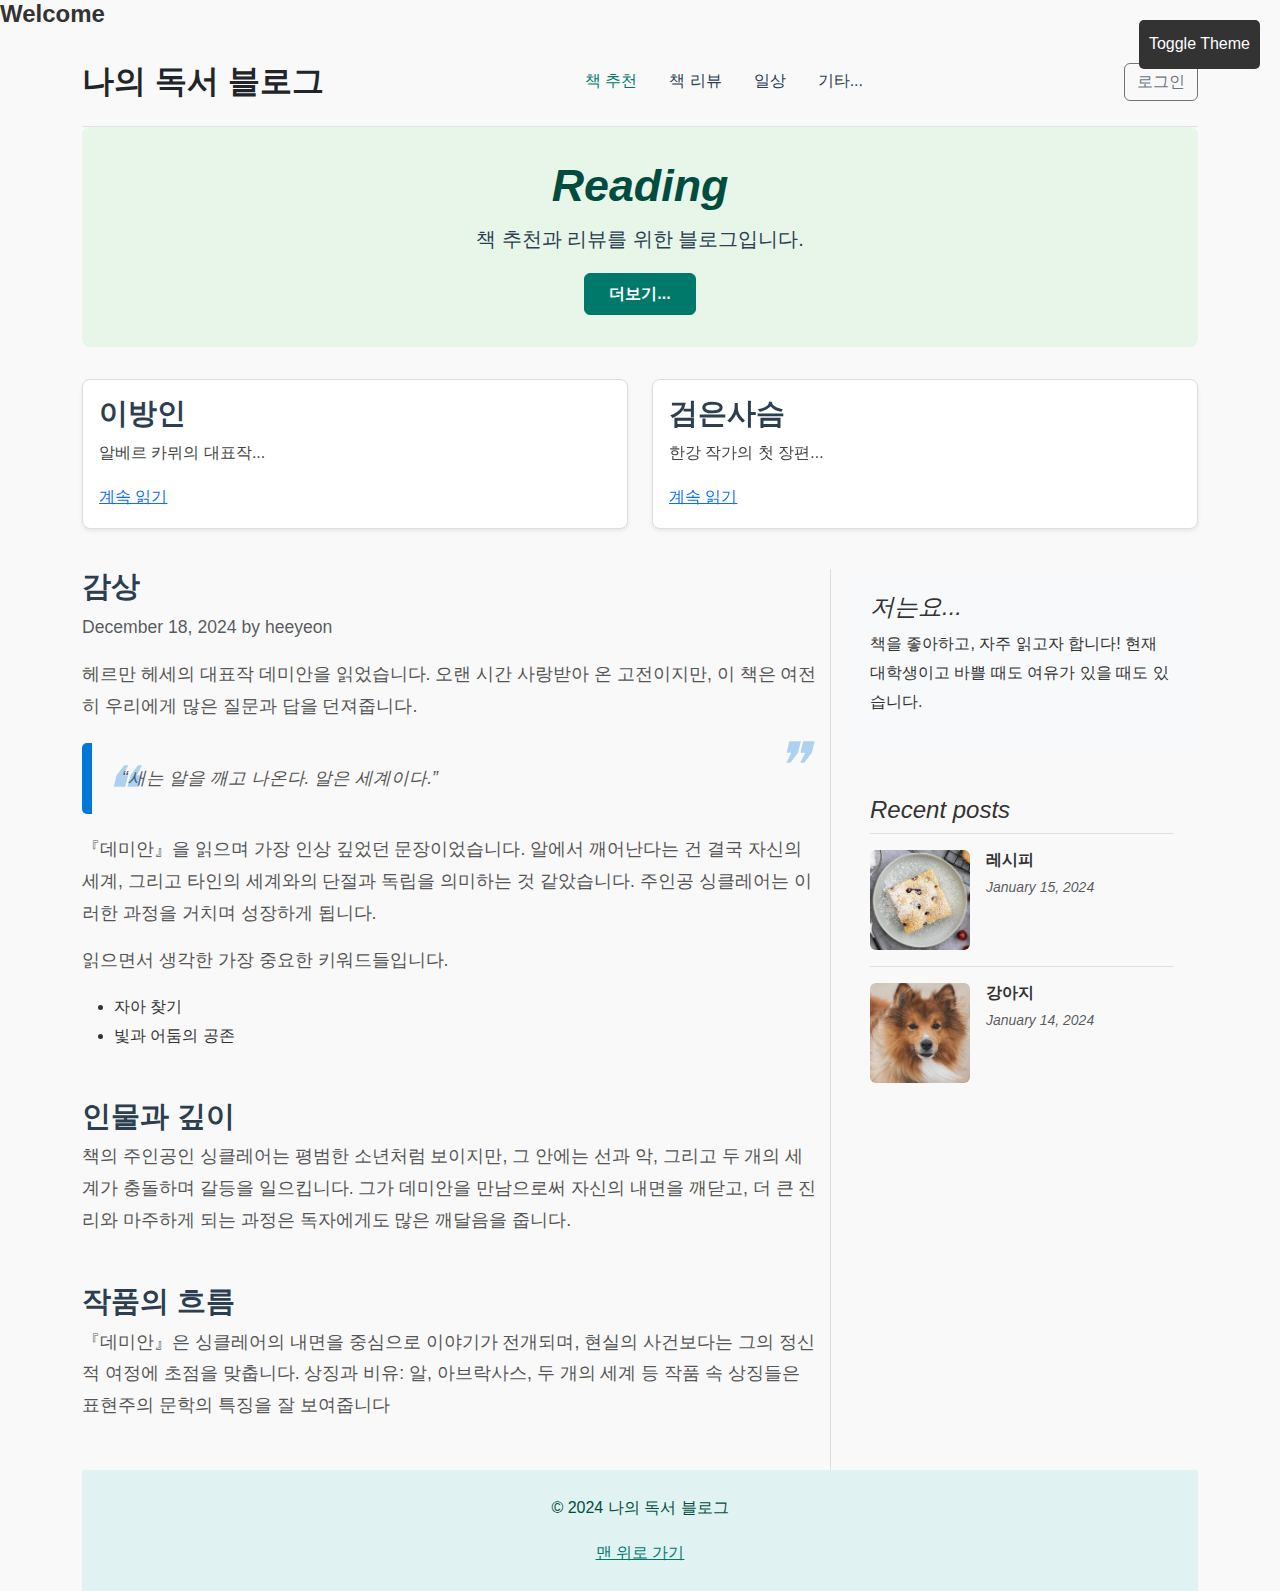
<file: index.html>
<!doctype html>
<html lang="ko" data-bs-theme="auto">
  <head>
    <meta charset="utf-8">
    <meta name="viewport" content="width=device-width, initial-scale=1">
    <meta name="description" content="나의 독서 블로그">
    <title>나의 독서 블로그</title>
    <link href="https://cdn.jsdelivr.net/npm/bootstrap@5.3.0/dist/css/bootstrap.min.css" rel="stylesheet">
    <link rel="stylesheet" href="style.css">
    <button id="themeToggle" style="position:fixed; top:20px; right:20px; padding:10px; background:#333; color:#fff; border:none; border-radius:5px; cursor:pointer;">Toggle Theme</button>
    <h1 id="animatedText" style="font-size:24px; font-weight:bold;"></h1>
    <h1 id="animatedText" style="font-size:24px; font-weight:bold;"></h1>

  <script>
    const text = "Welcome to My Blog!";
    const animatedText = document.getElementById('animatedText');
    let index = 0;
  
    function showText() {
      if (index < text.length) {
        animatedText.textContent += text[index];
        index++;
        setTimeout(showText, 100); // 100ms 간격
      }
    }
    showText();
  </script>


  </head>
  <body>
    <div class="container">
      <!-- 상단 헤더 -->
      <header class="py-3 border-bottom">
        <div class="d-flex flex-wrap justify-content-between align-items-center">
          <a class="blog-header-logo text-dark text-decoration-none" href="#">나의 독서 블로그</a>
          <nav class="nav">
            <a class="nav-link active" href="#">책 추천</a>
            <a class="nav-link" href="#">책 리뷰</a>
            <a class="nav-link" href="#">일상</a>
            <a class="nav-link" href="#">기타...</a>
          </nav>
          <a class="btn btn-outline-secondary" href="#">로그인</a>
        </div>
      </header>

      <!-- 메인 추천 섹션 -->
      <div class="feature-box text-center">
        <h1 class="display-5 fst-italic">Reading</h1>
        <p class="lead">책 추천과 리뷰를 위한 블로그입니다.</p>
        <a href="#" class="btn btn-primary">더보기...</a>
      </div>

      <!-- 카드 섹션 -->
      <div class="row mb-4">
        <div class="col-md-6 mb-3">
          <div class="card h-100 shadow-sm">
            <div class="card-body">
              <h5 class="article-title">이방인</h5>
              <p>알베르 카뮈의 대표작...</p>
              <a href="#" class="stretched-link">계속 읽기</a>
            </div>
          </div>
        </div>
        <div class="col-md-6 mb-3">
          <div class="card h-100 shadow-sm">
            <div class="card-body">
              <h5 class="article-title">검은사슴</h5>
              <p>한강 작가의 첫 장편...</p>
              <a href="#" class="stretched-link">계속 읽기</a>
            </div>
          </div>
        </div>
      </div>

      <!-- 블로그 포스트 -->
      <div class="row">
        <div class="col-md-8">
          <article class="mb-5">
            <h2 class="article-title">감상</h2>
            <p class="text-muted">December 18, 2024 by heeyeon</p>
            <p>헤르만 헤세의 대표작 데미안을 읽었습니다. 오랜 시간 사랑받아 온 고전이지만, 이 책은 여전히 우리에게 많은 질문과 답을 던져줍니다.</p>
            <blockquote class="blockquote">
              <p>“새는 알을 깨고 나온다. 알은 세계이다.”</p>
            </blockquote>
            <p>『데미안』을 읽으며 가장 인상 깊었던 문장이었습니다. 알에서 깨어난다는 건 결국 자신의 세계, 그리고 타인의 세계와의 단절과 독립을 의미하는 것 같았습니다. 주인공 싱클레어는 이러한 과정을 거치며 성장하게 됩니다.</p>
            <p>읽으면서 생각한 가장 중요한 키워드들입니다. </p>
            <ul>
              <li>자아 찾기</li>
              <li>빛과 어둠의 공존</li>
            </ul>
          </article>
          <article class="mb-5">
            <h2 class="article-title">인물과 깊이</h2>
            <p>책의 주인공인 싱클레어는 평범한 소년처럼 보이지만, 그 안에는 선과 악, 그리고 두 개의 세계가 충돌하며 갈등을 일으킵니다. 그가 데미안을 만남으로써 자신의 내면을 깨닫고, 더 큰 진리와 마주하게 되는 과정은 독자에게도 많은 깨달음을 줍니다.</p>
          </article>
          <article class="mb-5">
            <h2 class="article-title">작품의 흐름</h2>
            <p>『데미안』은 싱클레어의 내면을 중심으로 이야기가 전개되며, 현실의 사건보다는 그의 정신적 여정에 초점을 맞춥니다. 상징과 비유: 알, 아브락사스, 두 개의 세계 등 작품 속 상징들은 표현주의 문학의 특징을 잘 보여줍니다</p>
          </article>
        </div>
        
        
        <div class="col-md-4">
        <div class="p-4 mb-3 bg-light rounded">
          <h4 class="fst-italic">저는요...</h4>
          <p>책을 좋아하고, 자주 읽고자 합니다! 현재 대학생이고 바쁠 때도 여유가 있을 때도 있습니다.</p>
        </div>
        <div class="p-4">
          <h4 class="fst-italic">Recent posts</h4>
          <ul class="list-unstyled">
            <li class="d-flex py-3 border-top">
              <img src="cherry-cake-8152717_1280.jpg" alt="좋아하는 레시피" class="flex-shrink-0 rounded" style="width: 100px; height: 100px; object-fit: cover;">
              <div class="ms-3">
                <h6 class="fw-bold mb-1">레시피</h6>
                <small class="text-body-secondary fst-italic">January 15, 2024</small>
              </div>
            </li>
            <li class="d-flex py-3 border-top">
              <img src="dog-8262506_1280.jpg" alt="강아지는 너무 귀여움" class="flex-shrink-0 rounded" style="width: 100px; height: 100px; object-fit: cover;">
              <div class="ms-3">
                <h6 class="fw-bold mb-1">강아지</h6>
                <small class="text-body-secondary fst-italic">January 14, 2024</small>
              </div>
            </li>
          </ul>
        </div>
      </div>
    </div>
    <!-- 푸터 -->

    <footer class="text-center">
      <p>&copy; 2024 나의 독서 블로그</p>
      <a href="#">맨 위로 가기</a>
    </footer>
  </body>
</html>
</file>
<file: style.css>
/* 전체 폰트 및 색상 */
body {
  font-family: 'Noto Sans KR', Arial, sans-serif;
  font-size: 16px;
  color: #333;
  background-color: #f9f9f9; /* 부드러운 배경색 */
  line-height: 1.8;
}

/* 헤더 및 네비게이션 */
.blog-header-logo {
  font-size: 2rem;
  font-weight: bold;
  color: #2c3e50;
}

.nav-link {
  color: #2c3e50;
  font-weight: 500;
}
.nav-link.active, .nav-link:hover {
  color: #00796b; /* 자연스러운 녹색 계열 강조 색상 */
}

/* 추천 섹션 */
.feature-box {
  background-color: #e8f5e9; /* 부드러운 녹색 톤 */
  color: #2c3e50;
  padding: 2rem;
  border-radius: 0.5rem;
  margin-bottom: 2rem;
}
.feature-box h1 {
  font-family: 'Nanum Gothic', sans-serif;
  font-size: 2.8rem;
  font-weight: 700;
  color: #004d40;
}

/* 버튼 스타일 */
.btn-primary {
  background-color: #00796b; /* 녹색 톤 */
  border-color: #00796b;
  font-weight: 600;
  padding: 0.5rem 1.5rem;
}
.btn-primary:hover {
  background-color: #004d40; /* 어두운 녹색으로 변경 */
  border-color: #004d40;
  color: #fff;
}

/* 카드 섹션 */
.card {
  background-color: #ffffff;
  border: 1px solid #ddd;
  box-shadow: 0 4px 6px rgba(0, 0, 0, 0.1);
  border-radius: 0.5rem;
}
.card-body {
  color: #444;
}

/* 블로그 글 */
.article-title {
  font-size: 1.8rem;
  font-weight: bold;
  color: #2c3e50;
}

article p {
  font-size: 1.1rem;
  color: #555;
}
.blockquote {
  position: relative;
  margin: 20px 0;
  padding: 20px 30px;
  font-size: 1.2rem;
  font-style: italic;
  color: #555;
  background: #f9f9f9;
  border-left: 10px solid #0078D7; /* 강조색 */
  border-radius: 5px;
}

.blockquote::before {
  content: "❝";
  font-size: 4rem;
  color: #0078D7;
  position: absolute;
  top: -10px;
  left: 10px;
  opacity: 0.3;
}

.blockquote::after {
  content: "❞";
  font-size: 4rem;
  color: #0078D7;
  position: absolute;
  bottom: -10px;
  right: 10px;
  opacity: 0.3;
}

.blockquote p {
  margin: 0;
}


/* 사이드바 */
.bg-light {
  background-color: #f1f8e9; /* 부드러운 녹색 배경 */
}
.col-md-4 {
  border-left: 1px solid #ddd; /* 사이드바와 메인 콘텐츠 분리 */
  padding-left: 15px; /* 사이드바 안쪽 여백 */
}

/* 푸터 */
footer {
  background-color: #e0f2f1;
  padding: 1.5rem;
  color: #004d40;
}
footer a {
  color: #00796b;
}
footer a:hover {
  color: #004d40;
}
</file>
